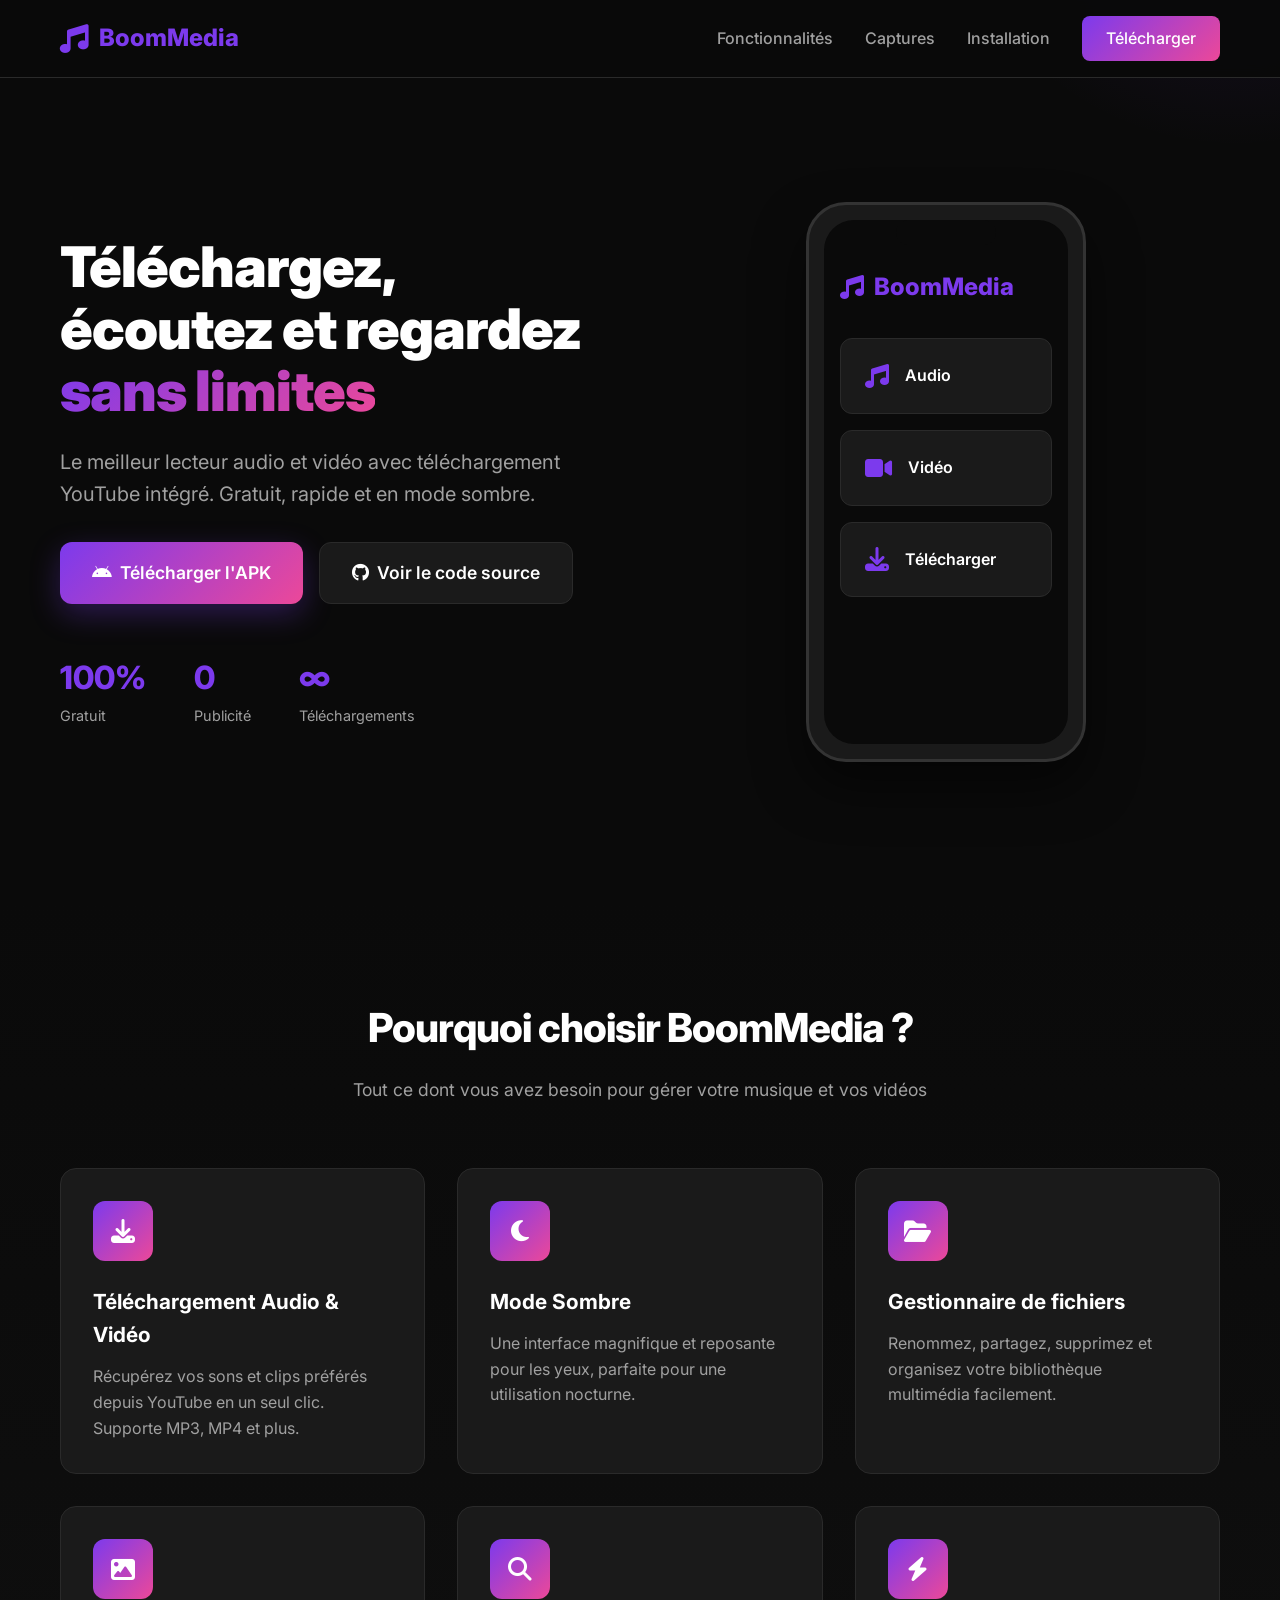
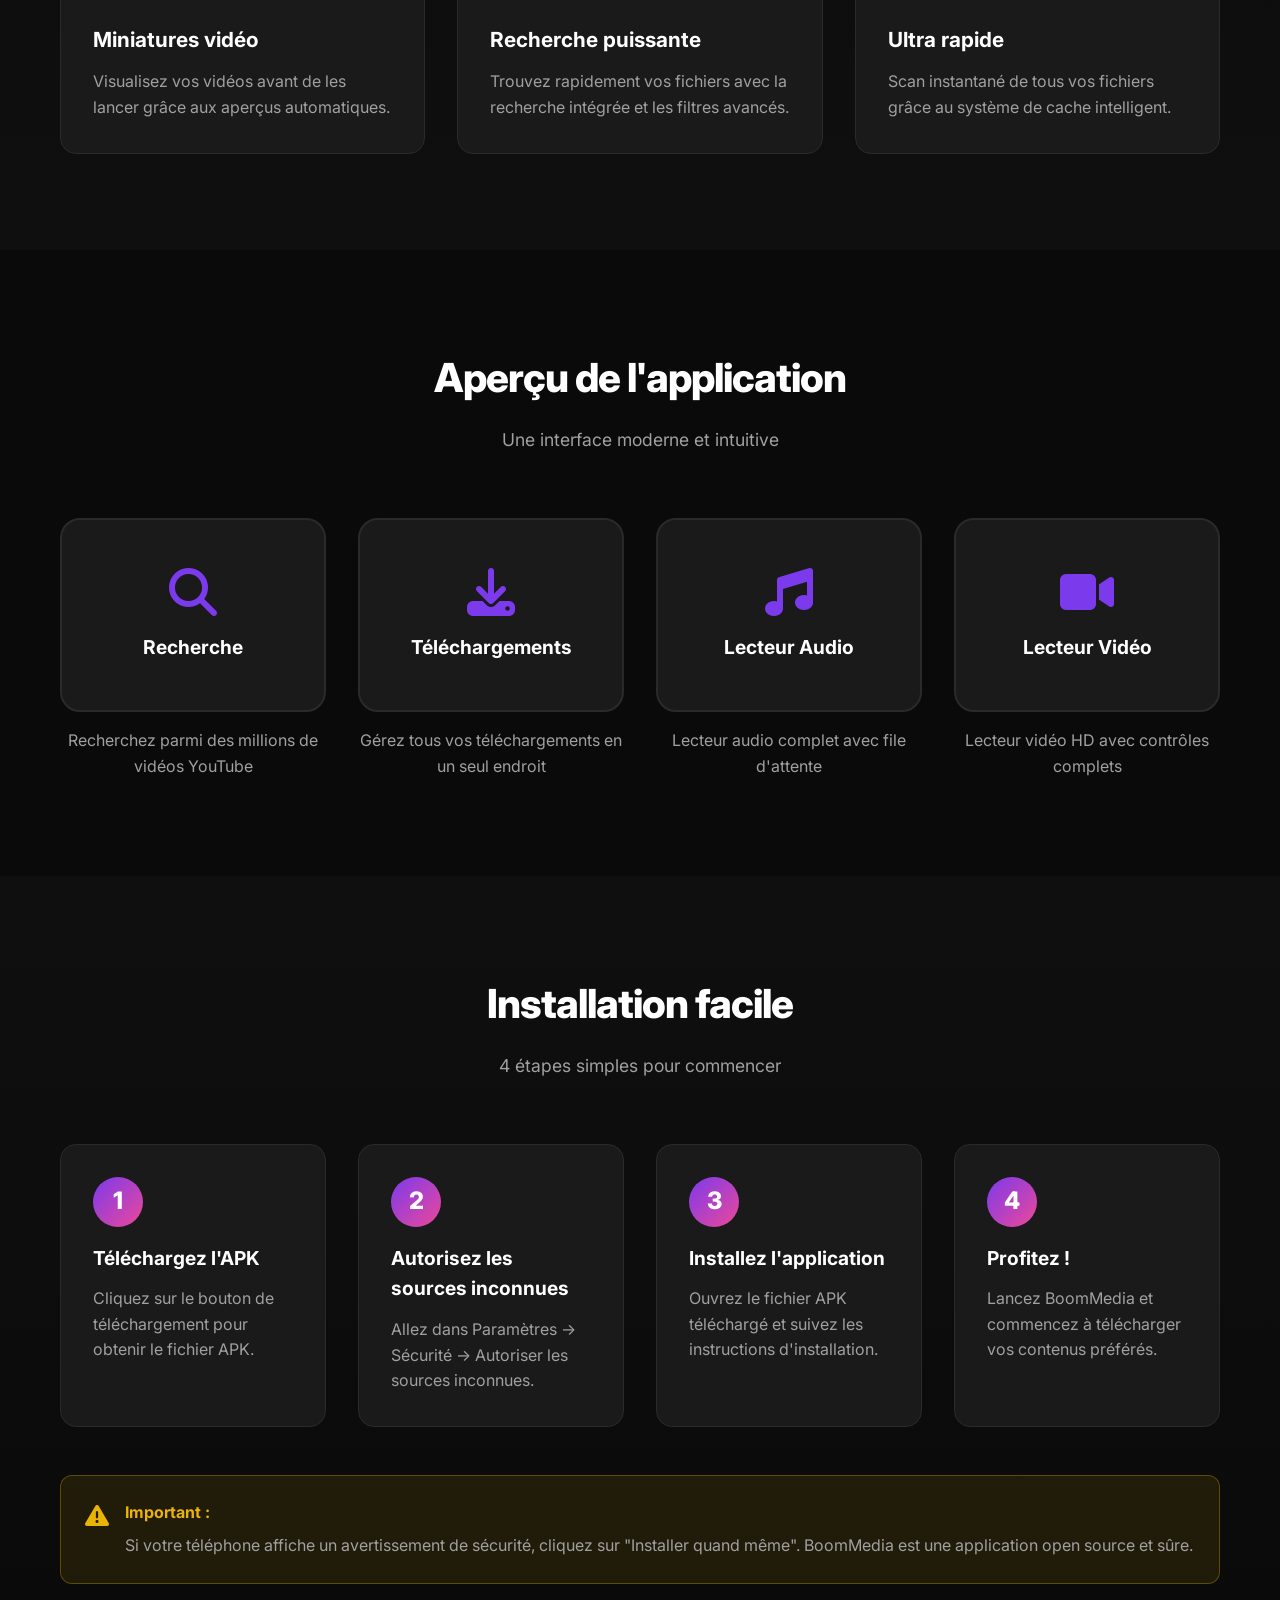
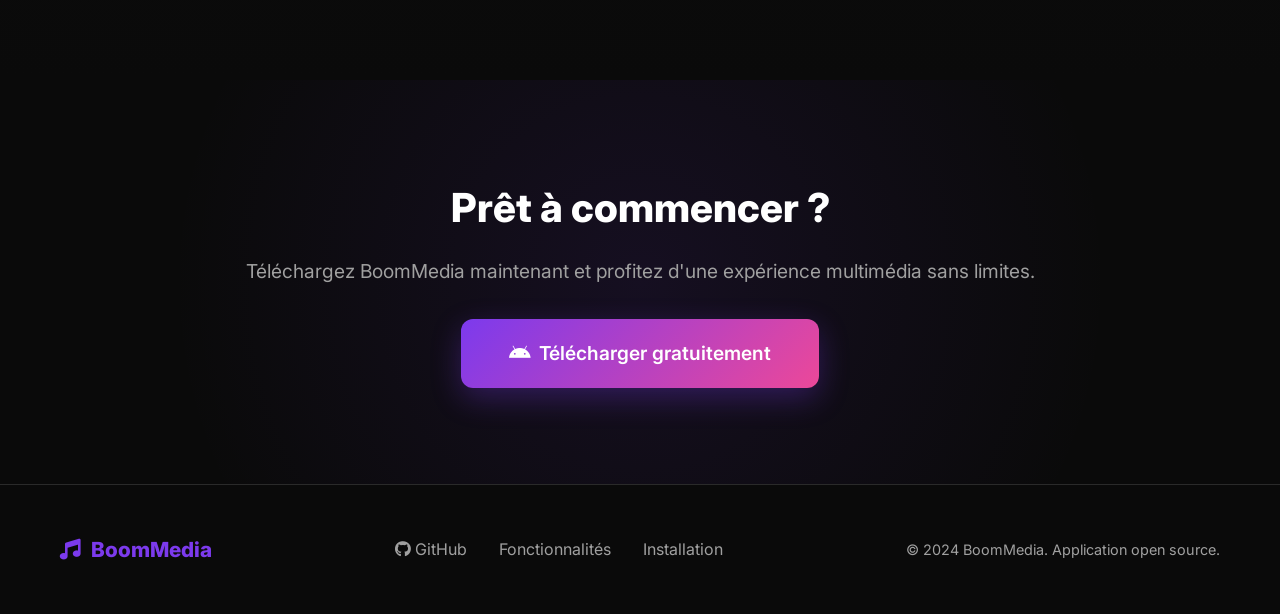
<file: index.html>
<!DOCTYPE html>
<html lang="fr">
<head>
    <meta charset="UTF-8">
    <meta name="viewport" content="width=device-width, initial-scale=1.0">
    <title>BoomMedia - Téléchargez, écoutez et regardez sans limites</title>
    <link rel="stylesheet" href="style.css">
    <link rel="preconnect" href="https://fonts.googleapis.com">
    <link rel="preconnect" href="https://fonts.gstatic.com" crossorigin>
    <link href="https://fonts.googleapis.com/css2?family=Inter:wght@400;500;600;700;800;900&display=swap" rel="stylesheet">
    <link rel="stylesheet" href="https://cdnjs.cloudflare.com/ajax/libs/font-awesome/6.4.0/css/all.min.css">
</head>
<body>
    <!-- Navigation -->
    <nav class="navbar">
        <div class="container">
            <div class="logo">
                <i class="fas fa-music"></i>
                <span>BoomMedia</span>
            </div>
            <div class="nav-links">
                <a href="#features">Fonctionnalités</a>
                <a href="#screenshots">Captures</a>
                <a href="#installation">Installation</a>
                <a href="#download" class="btn-nav">Télécharger</a>
            </div>
        </div>
    </nav>

    <!-- Hero Section -->
    <section class="hero">
        <div class="container">
            <div class="hero-content">
                <h1 class="hero-title">
                    Téléchargez, écoutez et regardez <span class="gradient-text">sans limites</span>
                </h1>
                <p class="hero-subtitle">
                    Le meilleur lecteur audio et vidéo avec téléchargement YouTube intégré. 
                    Gratuit, rapide et en mode sombre.
                </p>
                <div class="hero-buttons">
                    <a href="https://github.com/TonUsername/media-vault/releases/latest" class="btn-primary" id="download">
                        <i class="fab fa-android"></i>
                        Télécharger l'APK
                    </a>
                    <a href="https://github.com/TonUsername/media-vault" class="btn-secondary">
                        <i class="fab fa-github"></i>
                        Voir le code source
                    </a>
                </div>
                <div class="hero-stats">
                    <div class="stat">
                        <span class="stat-number">100%</span>
                        <span class="stat-label">Gratuit</span>
                    </div>
                    <div class="stat">
                        <span class="stat-number">0</span>
                        <span class="stat-label">Publicité</span>
                    </div>
                    <div class="stat">
                        <span class="stat-number">∞</span>
                        <span class="stat-label">Téléchargements</span>
                    </div>
                </div>
            </div>
            <div class="hero-image">
                <div class="phone-mockup">
                    <div class="phone-screen">
                        <div class="app-preview">
                            <div class="app-header">
                                <i class="fas fa-music"></i>
                                <span>BoomMedia</span>
                            </div>
                            <div class="app-content">
                                <div class="app-card">
                                    <i class="fas fa-music"></i>
                                    <span>Audio</span>
                                </div>
                                <div class="app-card">
                                    <i class="fas fa-video"></i>
                                    <span>Vidéo</span>
                                </div>
                                <div class="app-card">
                                    <i class="fas fa-download"></i>
                                    <span>Télécharger</span>
                                </div>
                            </div>
                        </div>
                    </div>
                </div>
            </div>
        </div>
    </section>

    <!-- Features Section -->
    <section class="features" id="features">
        <div class="container">
            <h2 class="section-title">Pourquoi choisir BoomMedia ?</h2>
            <p class="section-subtitle">Tout ce dont vous avez besoin pour gérer votre musique et vos vidéos</p>
            
            <div class="features-grid">
                <div class="feature-card">
                    <div class="feature-icon">
                        <i class="fas fa-download"></i>
                    </div>
                    <h3>Téléchargement Audio & Vidéo</h3>
                    <p>Récupérez vos sons et clips préférés depuis YouTube en un seul clic. Supporte MP3, MP4 et plus.</p>
                </div>

                <div class="feature-card">
                    <div class="feature-icon">
                        <i class="fas fa-moon"></i>
                    </div>
                    <h3>Mode Sombre</h3>
                    <p>Une interface magnifique et reposante pour les yeux, parfaite pour une utilisation nocturne.</p>
                </div>

                <div class="feature-card">
                    <div class="feature-icon">
                        <i class="fas fa-folder-open"></i>
                    </div>
                    <h3>Gestionnaire de fichiers</h3>
                    <p>Renommez, partagez, supprimez et organisez votre bibliothèque multimédia facilement.</p>
                </div>

                <div class="feature-card">
                    <div class="feature-icon">
                        <i class="fas fa-image"></i>
                    </div>
                    <h3>Miniatures vidéo</h3>
                    <p>Visualisez vos vidéos avant de les lancer grâce aux aperçus automatiques.</p>
                </div>

                <div class="feature-card">
                    <div class="feature-icon">
                        <i class="fas fa-search"></i>
                    </div>
                    <h3>Recherche puissante</h3>
                    <p>Trouvez rapidement vos fichiers avec la recherche intégrée et les filtres avancés.</p>
                </div>

                <div class="feature-card">
                    <div class="feature-icon">
                        <i class="fas fa-bolt"></i>
                    </div>
                    <h3>Ultra rapide</h3>
                    <p>Scan instantané de tous vos fichiers grâce au système de cache intelligent.</p>
                </div>
            </div>
        </div>
    </section>

    <!-- Screenshots Section -->
    <section class="screenshots" id="screenshots">
        <div class="container">
            <h2 class="section-title">Aperçu de l'application</h2>
            <p class="section-subtitle">Une interface moderne et intuitive</p>
            
            <div class="screenshots-grid">
                <div class="screenshot-card">
                    <div class="screenshot-placeholder">
                        <i class="fas fa-search"></i>
                        <span>Recherche</span>
                    </div>
                    <p>Recherchez parmi des millions de vidéos YouTube</p>
                </div>

                <div class="screenshot-card">
                    <div class="screenshot-placeholder">
                        <i class="fas fa-download"></i>
                        <span>Téléchargements</span>
                    </div>
                    <p>Gérez tous vos téléchargements en un seul endroit</p>
                </div>

                <div class="screenshot-card">
                    <div class="screenshot-placeholder">
                        <i class="fas fa-music"></i>
                        <span>Lecteur Audio</span>
                    </div>
                    <p>Lecteur audio complet avec file d'attente</p>
                </div>

                <div class="screenshot-card">
                    <div class="screenshot-placeholder">
                        <i class="fas fa-video"></i>
                        <span>Lecteur Vidéo</span>
                    </div>
                    <p>Lecteur vidéo HD avec contrôles complets</p>
                </div>
            </div>
        </div>
    </section>

    <!-- Installation Section -->
    <section class="installation" id="installation">
        <div class="container">
            <h2 class="section-title">Installation facile</h2>
            <p class="section-subtitle">4 étapes simples pour commencer</p>
            
            <div class="steps-grid">
                <div class="step-card">
                    <div class="step-number">1</div>
                    <h3>Téléchargez l'APK</h3>
                    <p>Cliquez sur le bouton de téléchargement pour obtenir le fichier APK.</p>
                </div>

                <div class="step-card">
                    <div class="step-number">2</div>
                    <h3>Autorisez les sources inconnues</h3>
                    <p>Allez dans Paramètres → Sécurité → Autoriser les sources inconnues.</p>
                </div>

                <div class="step-card">
                    <div class="step-number">3</div>
                    <h3>Installez l'application</h3>
                    <p>Ouvrez le fichier APK téléchargé et suivez les instructions d'installation.</p>
                </div>

                <div class="step-card">
                    <div class="step-number">4</div>
                    <h3>Profitez !</h3>
                    <p>Lancez BoomMedia et commencez à télécharger vos contenus préférés.</p>
                </div>
            </div>

            <div class="warning-box">
                <i class="fas fa-exclamation-triangle"></i>
                <div>
                    <strong>Important :</strong>
                    <p>Si votre téléphone affiche un avertissement de sécurité, cliquez sur "Installer quand même". BoomMedia est une application open source et sûre.</p>
                </div>
            </div>
        </div>
    </section>

    <!-- Download CTA Section -->
    <section class="download-cta">
        <div class="container">
            <h2>Prêt à commencer ?</h2>
            <p>Téléchargez BoomMedia maintenant et profitez d'une expérience multimédia sans limites.</p>
            <a href="https://github.com/TonUsername/media-vault/releases/latest" class="btn-primary btn-large">
                <i class="fab fa-android"></i>
                Télécharger gratuitement
            </a>
        </div>
    </section>

    <!-- Footer -->
    <footer class="footer">
        <div class="container">
            <div class="footer-content">
                <div class="footer-logo">
                    <i class="fas fa-music"></i>
                    <span>BoomMedia</span>
                </div>
                <div class="footer-links">
                    <a href="https://github.com/TonUsername/media-vault">
                        <i class="fab fa-github"></i> GitHub
                    </a>
                    <a href="#features">Fonctionnalités</a>
                    <a href="#installation">Installation</a>
                </div>
                <div class="footer-copy">
                    <p>&copy; 2024 BoomMedia. Application open source.</p>
                </div>
            </div>
        </div>
    </footer>

    <script>
        // Smooth scroll pour les liens de navigation
        document.querySelectorAll('a[href^="#"]').forEach(anchor => {
            anchor.addEventListener('click', function (e) {
                e.preventDefault();
                const target = document.querySelector(this.getAttribute('href'));
                if (target) {
                    target.scrollIntoView({
                        behavior: 'smooth',
                        block: 'start'
                    });
                }
            });
        });

        // Animation au scroll
        const observerOptions = {
            threshold: 0.1,
            rootMargin: '0px 0px -50px 0px'
        };

        const observer = new IntersectionObserver((entries) => {
            entries.forEach(entry => {
                if (entry.isIntersecting) {
                    entry.target.classList.add('animate-in');
                }
            });
        }, observerOptions);

        document.querySelectorAll('.feature-card, .screenshot-card, .step-card').forEach(el => {
            observer.observe(el);
        });
    </script>
</body>
</html>
</file>
<file: style.css>
/* Reset et base */
* {
    margin: 0;
    padding: 0;
    box-sizing: border-box;
}

:root {
    --primary: #7c3aed;
    --primary-dark: #6d28d9;
    --primary-light: #8b5cf6;
    --bg-dark: #0a0a0a;
    --bg-card: #1a1a1a;
    --bg-card-hover: #252525;
    --text-primary: #ffffff;
    --text-secondary: #a0a0a0;
    --border: #2a2a2a;
    --gradient: linear-gradient(135deg, #7c3aed 0%, #ec4899 100%);
}

body {
    font-family: 'Inter', -apple-system, BlinkMacSystemFont, sans-serif;
    background-color: var(--bg-dark);
    color: var(--text-primary);
    line-height: 1.6;
    overflow-x: hidden;
}

.container {
    max-width: 1200px;
    margin: 0 auto;
    padding: 0 20px;
}

/* Navigation */
.navbar {
    position: fixed;
    top: 0;
    left: 0;
    right: 0;
    background: rgba(10, 10, 10, 0.95);
    backdrop-filter: blur(10px);
    z-index: 1000;
    padding: 1rem 0;
    border-bottom: 1px solid var(--border);
}

.navbar .container {
    display: flex;
    justify-content: space-between;
    align-items: center;
}

.logo {
    display: flex;
    align-items: center;
    gap: 10px;
    font-size: 1.5rem;
    font-weight: 800;
    color: var(--primary);
}

.logo i {
    font-size: 1.8rem;
}

.nav-links {
    display: flex;
    gap: 2rem;
    align-items: center;
}

.nav-links a {
    color: var(--text-secondary);
    text-decoration: none;
    font-weight: 500;
    transition: color 0.3s;
}

.nav-links a:hover {
    color: var(--text-primary);
}

.btn-nav {
    background: var(--gradient);
    padding: 0.6rem 1.5rem;
    border-radius: 8px;
    color: white !important;
    font-weight: 600;
}

.btn-nav:hover {
    opacity: 0.9;
}

/* Hero Section */
.hero {
    padding: 8rem 0 4rem;
    min-height: 100vh;
    display: flex;
    align-items: center;
    position: relative;
    overflow: hidden;
}

.hero::before {
    content: '';
    position: absolute;
    top: -50%;
    right: -20%;
    width: 600px;
    height: 600px;
    background: radial-gradient(circle, rgba(124, 58, 237, 0.15) 0%, transparent 70%);
    border-radius: 50%;
    z-index: 0;
}

.hero .container {
    display: grid;
    grid-template-columns: 1fr 1fr;
    gap: 4rem;
    align-items: center;
    position: relative;
    z-index: 1;
}

.hero-content {
    animation: fadeInUp 1s ease;
}

.hero-title {
    font-size: 3.5rem;
    font-weight: 900;
    line-height: 1.1;
    margin-bottom: 1.5rem;
    letter-spacing: -1px;
}

.gradient-text {
    background: var(--gradient);
    -webkit-background-clip: text;
    -webkit-text-fill-color: transparent;
    background-clip: text;
}

.hero-subtitle {
    font-size: 1.25rem;
    color: var(--text-secondary);
    margin-bottom: 2rem;
    max-width: 500px;
}

.hero-buttons {
    display: flex;
    gap: 1rem;
    margin-bottom: 3rem;
    flex-wrap: wrap;
}

.btn-primary, .btn-secondary {
    display: inline-flex;
    align-items: center;
    gap: 0.5rem;
    padding: 1rem 2rem;
    border-radius: 12px;
    text-decoration: none;
    font-weight: 600;
    font-size: 1.1rem;
    transition: all 0.3s;
}

.btn-primary {
    background: var(--gradient);
    color: white;
    box-shadow: 0 10px 30px rgba(124, 58, 237, 0.3);
}

.btn-primary:hover {
    transform: translateY(-2px);
    box-shadow: 0 15px 40px rgba(124, 58, 237, 0.4);
}

.btn-secondary {
    background: var(--bg-card);
    color: var(--text-primary);
    border: 1px solid var(--border);
}

.btn-secondary:hover {
    background: var(--bg-card-hover);
    border-color: var(--primary);
}

.hero-stats {
    display: flex;
    gap: 3rem;
}

.stat {
    display: flex;
    flex-direction: column;
}

.stat-number {
    font-size: 2rem;
    font-weight: 800;
    color: var(--primary);
}

.stat-label {
    font-size: 0.9rem;
    color: var(--text-secondary);
}

/* Phone Mockup */
.hero-image {
    display: flex;
    justify-content: center;
    animation: fadeInUp 1s ease 0.2s backwards;
}

.phone-mockup {
    width: 280px;
    height: 560px;
    background: #1a1a1a;
    border-radius: 40px;
    padding: 15px;
    box-shadow: 0 25px 50px rgba(0, 0, 0, 0.5);
    border: 3px solid #333;
    position: relative;
}

.phone-mockup::before {
    content: '';
    position: absolute;
    top: 15px;
    left: 50%;
    transform: translateX(-50%);
    width: 100px;
    height: 25px;
    background: #0a0a0a;
    border-radius: 20px;
    z-index: 10;
}

.phone-screen {
    width: 100%;
    height: 100%;
    background: var(--bg-dark);
    border-radius: 30px;
    overflow: hidden;
    position: relative;
}

.app-preview {
    padding: 2rem 1rem;
}

.app-header {
    display: flex;
    align-items: center;
    gap: 10px;
    font-size: 1.5rem;
    font-weight: 800;
    color: var(--primary);
    margin-bottom: 2rem;
    margin-top: 1rem;
}

.app-content {
    display: flex;
    flex-direction: column;
    gap: 1rem;
}

.app-card {
    background: var(--bg-card);
    padding: 1.5rem;
    border-radius: 12px;
    display: flex;
    align-items: center;
    gap: 1rem;
    border: 1px solid var(--border);
}

.app-card i {
    font-size: 1.5rem;
    color: var(--primary);
}

.app-card span {
    font-weight: 600;
}

/* Features Section */
.features {
    padding: 6rem 0;
    background: linear-gradient(180deg, var(--bg-dark) 0%, #0f0f0f 100%);
}

.section-title {
    text-align: center;
    font-size: 2.5rem;
    font-weight: 800;
    margin-bottom: 1rem;
    letter-spacing: -1px;
}

.section-subtitle {
    text-align: center;
    color: var(--text-secondary);
    font-size: 1.1rem;
    margin-bottom: 4rem;
}

.features-grid {
    display: grid;
    grid-template-columns: repeat(auto-fit, minmax(300px, 1fr));
    gap: 2rem;
}

.feature-card {
    background: var(--bg-card);
    padding: 2rem;
    border-radius: 16px;
    border: 1px solid var(--border);
    transition: all 0.3s;
    opacity: 0;
    transform: translateY(20px);
}

.feature-card.animate-in {
    opacity: 1;
    transform: translateY(0);
}

.feature-card:hover {
    background: var(--bg-card-hover);
    border-color: var(--primary);
    transform: translateY(-5px);
}

.feature-icon {
    width: 60px;
    height: 60px;
    background: var(--gradient);
    border-radius: 12px;
    display: flex;
    align-items: center;
    justify-content: center;
    margin-bottom: 1.5rem;
}

.feature-icon i {
    font-size: 1.5rem;
    color: white;
}

.feature-card h3 {
    font-size: 1.3rem;
    margin-bottom: 0.8rem;
    font-weight: 700;
}

.feature-card p {
    color: var(--text-secondary);
    line-height: 1.6;
}

/* Screenshots Section */
.screenshots {
    padding: 6rem 0;
}

.screenshots-grid {
    display: grid;
    grid-template-columns: repeat(auto-fit, minmax(250px, 1fr));
    gap: 2rem;
}

.screenshot-card {
    text-align: center;
    opacity: 0;
    transform: translateY(20px);
    transition: all 0.5s;
}

.screenshot-card.animate-in {
    opacity: 1;
    transform: translateY(0);
}

.screenshot-placeholder {
    background: var(--bg-card);
    border: 2px solid var(--border);
    border-radius: 20px;
    padding: 3rem 2rem;
    margin-bottom: 1rem;
    transition: all 0.3s;
}

.screenshot-card:hover .screenshot-placeholder {
    border-color: var(--primary);
    transform: scale(1.05);
}

.screenshot-placeholder i {
    font-size: 3rem;
    color: var(--primary);
    margin-bottom: 1rem;
    display: block;
}

.screenshot-placeholder span {
    font-weight: 700;
    font-size: 1.2rem;
}

.screenshot-card p {
    color: var(--text-secondary);
}

/* Installation Section */
.installation {
    padding: 6rem 0;
    background: linear-gradient(180deg, #0f0f0f 0%, var(--bg-dark) 100%);
}

.steps-grid {
    display: grid;
    grid-template-columns: repeat(auto-fit, minmax(250px, 1fr));
    gap: 2rem;
    margin-bottom: 3rem;
}

.step-card {
    background: var(--bg-card);
    padding: 2rem;
    border-radius: 16px;
    border: 1px solid var(--border);
    position: relative;
    opacity: 0;
    transform: translateY(20px);
    transition: all 0.5s;
}

.step-card.animate-in {
    opacity: 1;
    transform: translateY(0);
}

.step-number {
    width: 50px;
    height: 50px;
    background: var(--gradient);
    border-radius: 50%;
    display: flex;
    align-items: center;
    justify-content: center;
    font-size: 1.5rem;
    font-weight: 800;
    margin-bottom: 1rem;
}

.step-card h3 {
    font-size: 1.2rem;
    margin-bottom: 0.8rem;
    font-weight: 700;
}

.step-card p {
    color: var(--text-secondary);
}

.warning-box {
    background: rgba(234, 179, 8, 0.1);
    border: 1px solid rgba(234, 179, 8, 0.3);
    border-radius: 12px;
    padding: 1.5rem;
    display: flex;
    gap: 1rem;
    align-items: flex-start;
}

.warning-box i {
    color: #eab308;
    font-size: 1.5rem;
    margin-top: 0.2rem;
}

.warning-box strong {
    color: #eab308;
    display: block;
    margin-bottom: 0.5rem;
}

.warning-box p {
    color: var(--text-secondary);
    margin: 0;
}

/* Download CTA Section */
.download-cta {
    padding: 6rem 0;
    text-align: center;
    background: radial-gradient(circle at center, rgba(124, 58, 237, 0.1) 0%, transparent 70%);
}

.download-cta h2 {
    font-size: 2.5rem;
    font-weight: 800;
    margin-bottom: 1rem;
}

.download-cta p {
    color: var(--text-secondary);
    font-size: 1.2rem;
    margin-bottom: 2rem;
}

.btn-large {
    padding: 1.2rem 3rem;
    font-size: 1.2rem;
}

/* Footer */
.footer {
    padding: 3rem 0;
    border-top: 1px solid var(--border);
    background: var(--bg-dark);
}

.footer-content {
    display: flex;
    justify-content: space-between;
    align-items: center;
    flex-wrap: wrap;
    gap: 2rem;
}

.footer-logo {
    display: flex;
    align-items: center;
    gap: 10px;
    font-size: 1.3rem;
    font-weight: 800;
    color: var(--primary);
}

.footer-links {
    display: flex;
    gap: 2rem;
}

.footer-links a {
    color: var(--text-secondary);
    text-decoration: none;
    transition: color 0.3s;
}

.footer-links a:hover {
    color: var(--primary);
}

.footer-copy {
    color: var(--text-secondary);
    font-size: 0.9rem;
}

/* Animations */
@keyframes fadeInUp {
    from {
        opacity: 0;
        transform: translateY(30px);
    }
    to {
        opacity: 1;
        transform: translateY(0);
    }
}

/* Responsive */
@media (max-width: 768px) {
    .hero .container {
        grid-template-columns: 1fr;
        text-align: center;
    }

    .hero-title {
        font-size: 2.5rem;
    }

    .hero-subtitle {
        margin: 0 auto 2rem;
    }

    .hero-buttons {
        justify-content: center;
    }

    .hero-stats {
        justify-content: center;
    }

    .hero-image {
        order: -1;
    }

    .phone-mockup {
        width: 240px;
        height: 480px;
    }

    .nav-links {
        display: none;
    }

    .section-title {
        font-size: 2rem;
    }

    .features-grid,
    .screenshots-grid,
    .steps-grid {
        grid-template-columns: 1fr;
    }

    .footer-content {
        flex-direction: column;
        text-align: center;
    }
}
</file>
